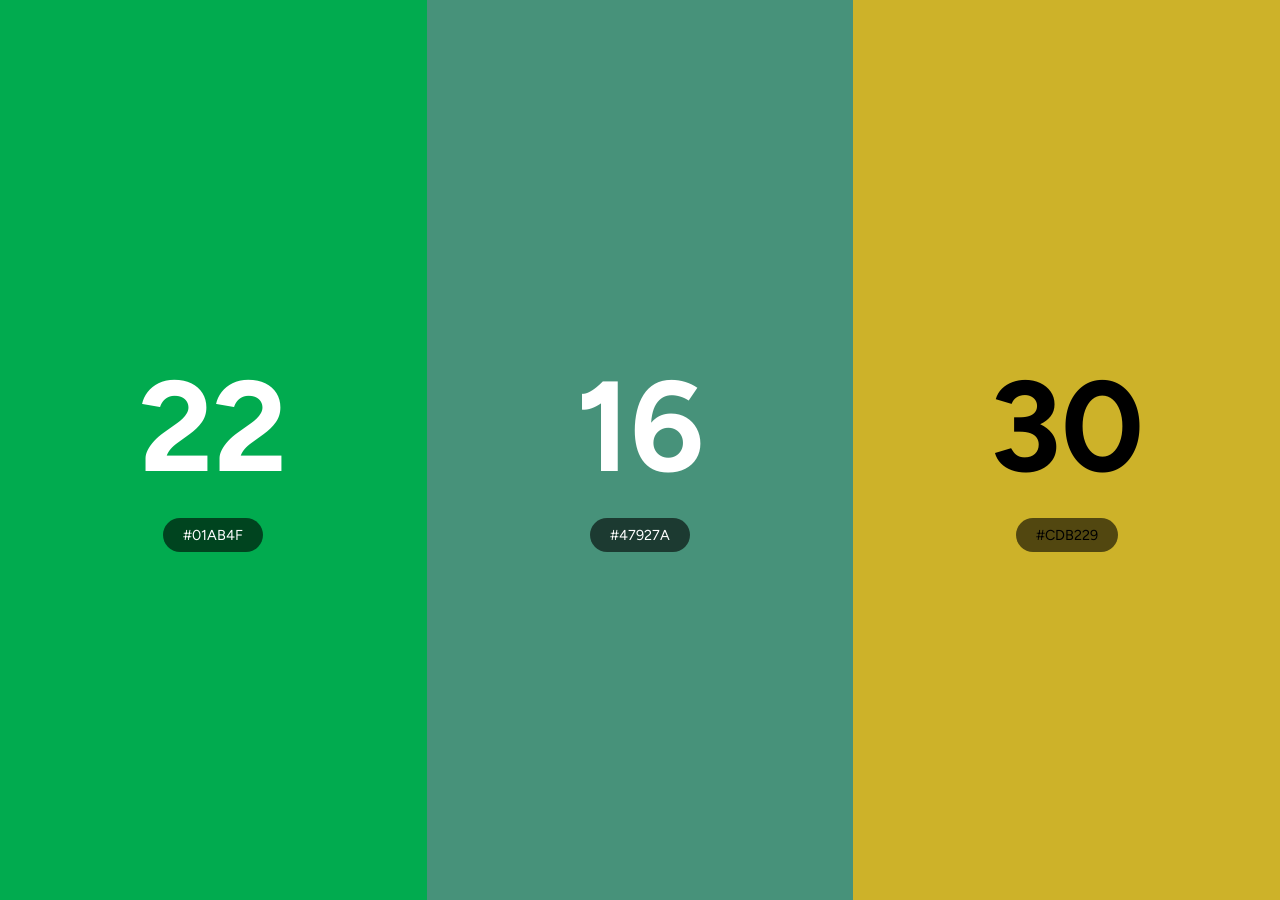
<file: index.html>
<!DOCTYPE html>
<html lang="id">
<head>
<meta charset="UTF-8">
<meta name="viewport" content="width=device-width, initial-scale=1.0">
<title>Color Clock</title>
<link rel="stylesheet" href="style.css">
</head>
<body>

<div class="box" id="hour">
    <div class="time"></div>
    <div class="hex"></div>
</div>

<div class="box" id="minute">
    <div class="time"></div>
    <div class="hex"></div>
</div>

<div class="box" id="second">
    <div class="time"></div>
    <div class="hex"></div>
</div>

<script>
const hourBox = document.getElementById('hour');
const minuteBox = document.getElementById('minute');
const secondBox = document.getElementById('second');

function randomColor() {
    return {
        r: Math.floor(Math.random() * 256),
        g: Math.floor(Math.random() * 256),
        b: Math.floor(Math.random() * 256)
    };
}

function rgbToHex(r, g, b) {
    return "#" + [r, g, b]
        .map(x => x.toString(16).padStart(2, '0'))
        .join('')
        .toUpperCase();
}

function getContrastColor(r, g, b) {
    const brightness = (r * 299 + g * 587 + b * 114) / 1000;
    return brightness > 128 ? 'black' : 'white';
}

function applyColor(box) {
    const color = randomColor();
    const hex = rgbToHex(color.r, color.g, color.b);

    box.style.backgroundColor = hex;
    box.style.color = getContrastColor(color.r, color.g, color.b);

    const hexElement = box.querySelector('.hex');
    hexElement.textContent = hex;

    hexElement.onclick = () => {
        navigator.clipboard.writeText(hex);
        hexElement.textContent = "Copied!";
        setTimeout(() => {
            hexElement.textContent = hex;
        }, 800);
    };
}

let lastHour = -1;
let lastMinute = -1;
let lastSecond = -1;

function updateClock() {
    const now = new Date();

    const hour = now.getHours();
    const minute = now.getMinutes();
    const second = now.getSeconds();

    hourBox.querySelector('.time').textContent = hour.toString().padStart(2, '0');
    minuteBox.querySelector('.time').textContent = minute.toString().padStart(2, '0');
    secondBox.querySelector('.time').textContent = second.toString().padStart(2, '0');

    if (hour !== lastHour) {
        applyColor(hourBox);
        lastHour = hour;
    }

    if (minute !== lastMinute) {
        applyColor(minuteBox);
        lastMinute = minute;
    }

    if (second !== lastSecond) {
        applyColor(secondBox);
        lastSecond = second;
    }
}

setInterval(updateClock, 100);
updateClock();

let hexVisible = true;

document.addEventListener('keydown', (e) => {
    if (e.key === "Shift" && !e.repeat) {
        hexVisible = !hexVisible;
        document.querySelectorAll('.hex').forEach(el => {
            el.classList.toggle('hidden', !hexVisible);
        });
    }
});
</script>

</body>
</html>
</file>
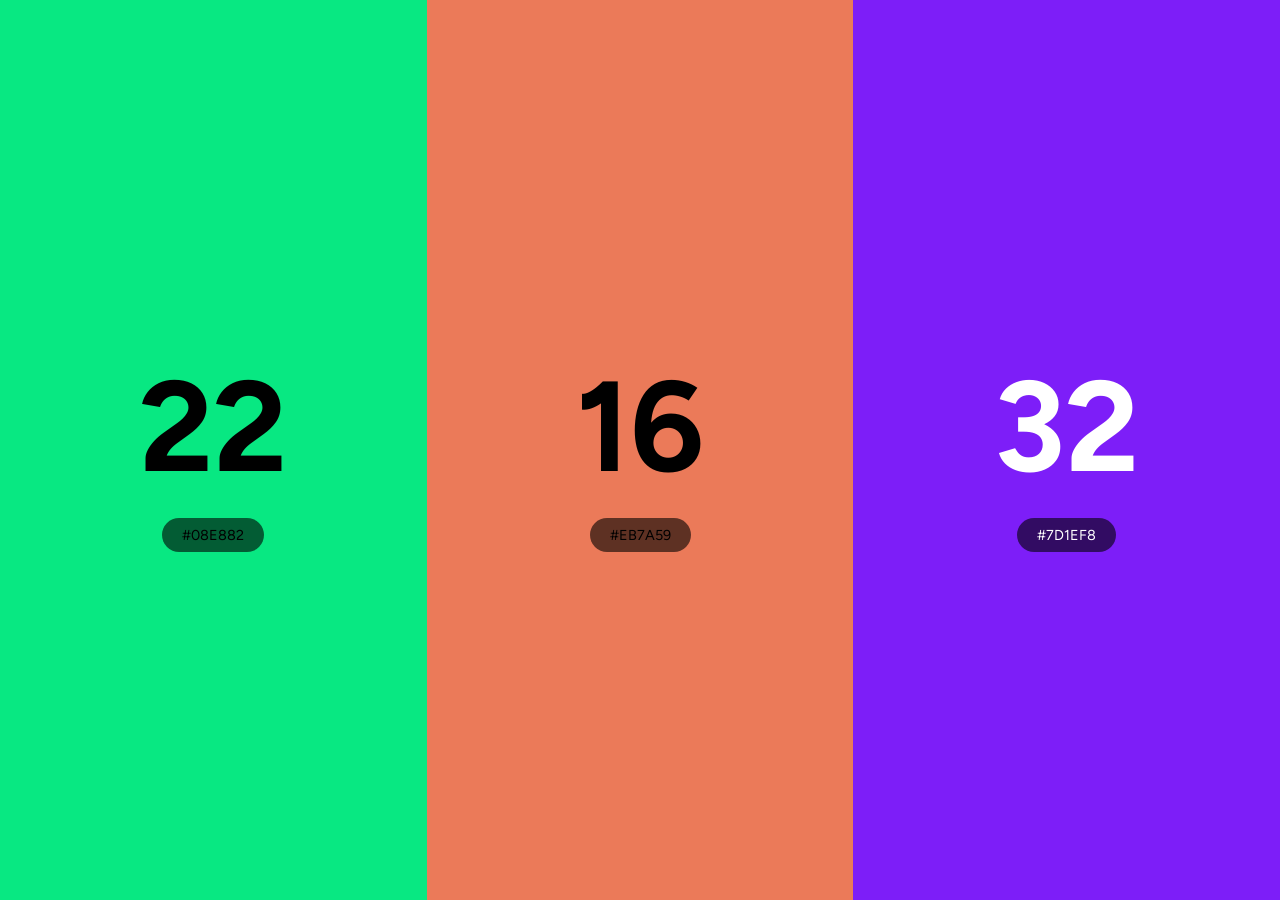
<file: color_clock.html>
<!DOCTYPE html>
<html lang="id">
<head>
<meta charset="UTF-8">
<meta name="viewport" content="width=device-width, initial-scale=1.0">
<title>Color Clock</title>
<link rel="stylesheet" href="style.css">
</head>
<body>

<div class="box" id="hour">
    <div class="time"></div>
    <div class="hex"></div>
</div>

<div class="box" id="minute">
    <div class="time"></div>
    <div class="hex"></div>
</div>

<div class="box" id="second">
    <div class="time"></div>
    <div class="hex"></div>
</div>

<script>
const hourBox = document.getElementById('hour');
const minuteBox = document.getElementById('minute');
const secondBox = document.getElementById('second');

function randomColor() {
    return {
        r: Math.floor(Math.random() * 256),
        g: Math.floor(Math.random() * 256),
        b: Math.floor(Math.random() * 256)
    };
}

function rgbToHex(r, g, b) {
    return "#" + [r, g, b]
        .map(x => x.toString(16).padStart(2, '0'))
        .join('')
        .toUpperCase();
}

function getContrastColor(r, g, b) {
    const brightness = (r * 299 + g * 587 + b * 114) / 1000;
    return brightness > 128 ? 'black' : 'white';
}

function applyColor(box) {
    const color = randomColor();
    const hex = rgbToHex(color.r, color.g, color.b);

    box.style.backgroundColor = hex;
    box.style.color = getContrastColor(color.r, color.g, color.b);

    const hexElement = box.querySelector('.hex');
    hexElement.textContent = hex;

    hexElement.onclick = () => {
        navigator.clipboard.writeText(hex);
        hexElement.textContent = "Copied!";
        setTimeout(() => {
            hexElement.textContent = hex;
        }, 800);
    };
}

let lastHour = -1;
let lastMinute = -1;
let lastSecond = -1;

function updateClock() {
    const now = new Date();

    const hour = now.getHours();
    const minute = now.getMinutes();
    const second = now.getSeconds();

    hourBox.querySelector('.time').textContent = hour.toString().padStart(2, '0');
    minuteBox.querySelector('.time').textContent = minute.toString().padStart(2, '0');
    secondBox.querySelector('.time').textContent = second.toString().padStart(2, '0');

    if (hour !== lastHour) {
        applyColor(hourBox);
        lastHour = hour;
    }

    if (minute !== lastMinute) {
        applyColor(minuteBox);
        lastMinute = minute;
    }

    if (second !== lastSecond) {
        applyColor(secondBox);
        lastSecond = second;
    }
}

setInterval(updateClock, 100);
updateClock();

let hexVisible = true;

document.addEventListener('keydown', (e) => {
    if (e.key === "Shift" && !e.repeat) {
        hexVisible = !hexVisible;
        document.querySelectorAll('.hex').forEach(el => {
            el.classList.toggle('hidden', !hexVisible);
        });
    }
});
</script>

</body>
</html>
</file>
<file: style.css>
@import url('https://fonts.googleapis.com/css2?family=Figtree:ital,wght@0,300..900;1,300..900&family=Poppins:ital,wght@0,100;0,200;0,300;0,400;0,500;0,600;0,700;0,800;0,900;1,100;1,200;1,300;1,400;1,500;1,600;1,700;1,800;1,900&display=swap');
body {
        margin: 0;
        height: 100vh;
        display: flex;
        font-family: 'figtree';
    }

    .box {
        flex: 1;
        display: flex;
        flex-direction: column;
        justify-content: center;
        align-items: center;
        transition: background-color 0.3s linear;
        position: relative;
    }

    .time {
        font-size: 8rem;
        font-weight: bold;
    }

    .hex {
        margin-top: 15px;
        padding: 8px 20px;
        background: rgba(0,0,0,0.6);
        border-radius: 2rem;
        font-size: 0.9rem;
        cursor: pointer;
        user-select: none;
        transition: opacity 0.3s;
    }

    .hidden {
        opacity: 0;
        pointer-events: none;
    }
</file>
